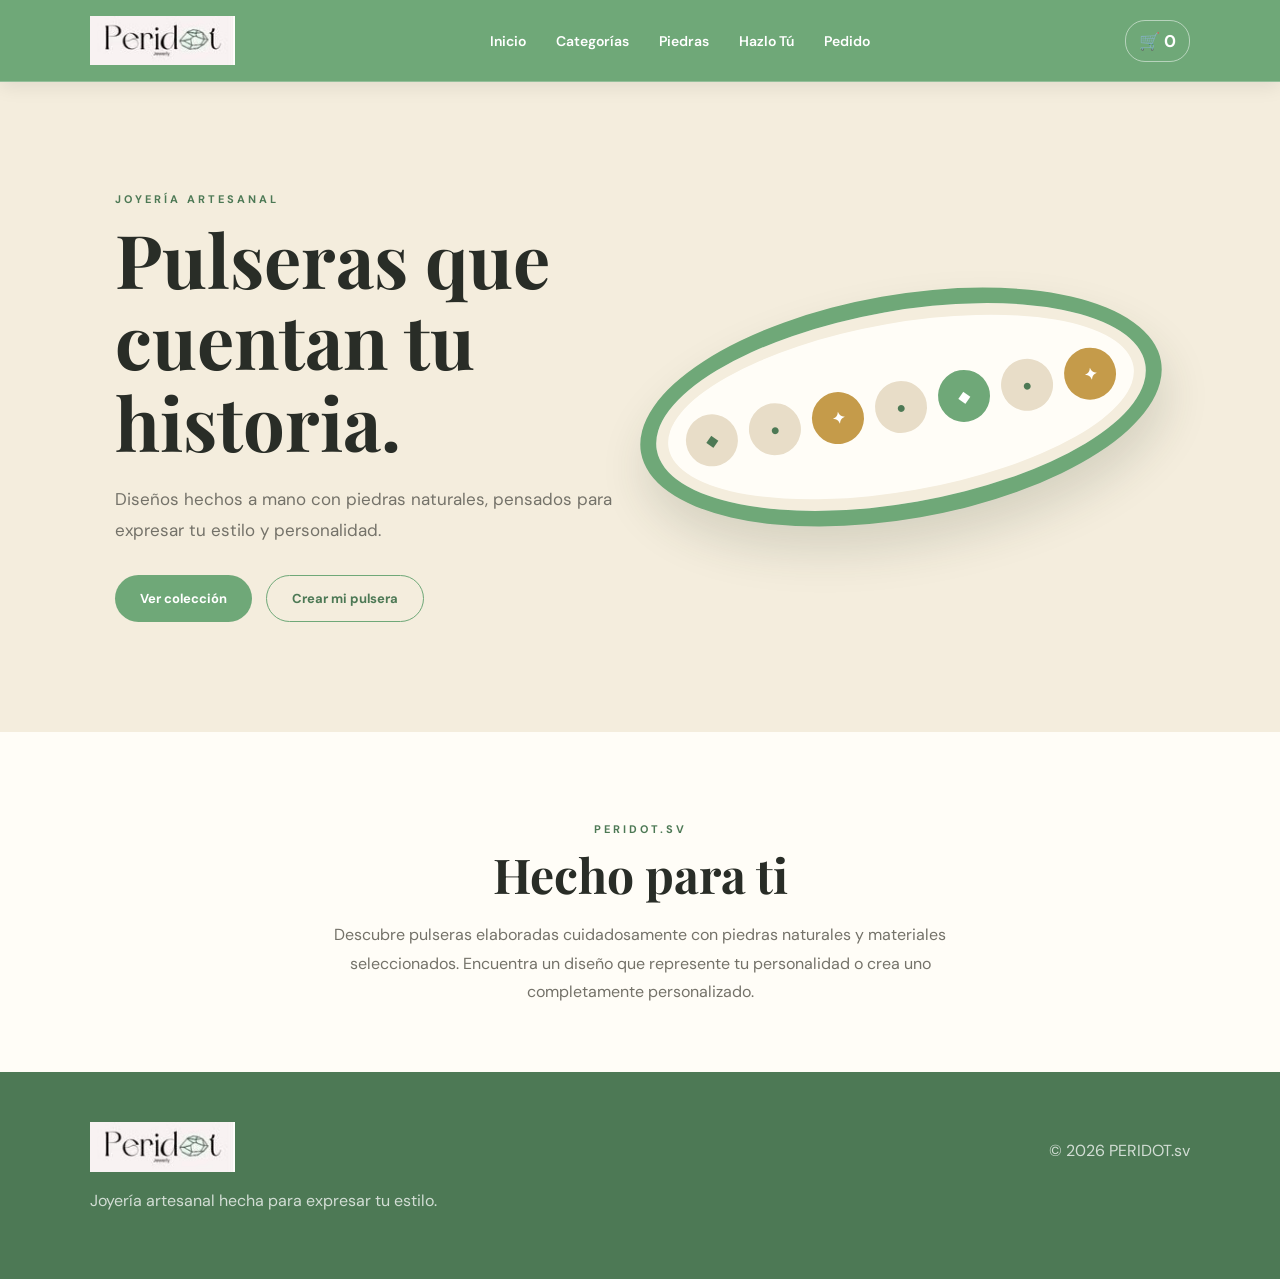
<file: peridot/index.html>
<!DOCTYPE html>
<html lang="es">
<head>
    <meta charset="UTF-8">
    <meta name="viewport" content="width=device-width, initial-scale=1.0">

    <title>PERIDOT.sv | Inicio</title>

    <link rel="stylesheet" href="styles.css">
</head>

<body>

<header class="site-header">

    <a href="index.html" class="brand">
        <img src="img/peridotlogo.jpg" alt="PERIDOT.sv">
    </a>

    <nav>
        <a href="index.html">Inicio</a>
        <a href="categorias.html">Categorías</a>
        <a href="piedras.html">Piedras</a>
        <a href="personalizar.html">Hazlo Tú</a>
        <a href="pedido.html">Pedido</a>
    </nav>

    <a href="pedido.html" class="cart-link">
        🛒 <span id="cartCount">0</span>
    </a>

</header>


<!-- =========================
     INICIO
========================= -->

<section class="hero">

    <div class="hero-content">

        <p class="eyebrow">
            JOYERÍA ARTESANAL
        </p>

        <h1>
            Pulseras que<br>
            cuentan tu historia.
        </h1>

        <p class="hero-text">
            Diseños hechos a mano con piedras naturales,
            pensados para expresar tu estilo y personalidad.
        </p>

        <div class="hero-actions">

            <a href="categorias.html" class="btn primary">
                Ver colección
            </a>

            <a href="personalizar.html" class="btn secondary">
                Crear mi pulsera
            </a>

        </div>

    </div>


    <div class="hero-art">

        <div class="bracelet-art">

            <span>◆</span>
            <span>●</span>
            <b>✦</b>
            <span>●</span>
            <i>◆</i>
            <span>●</span>
            <b>✦</b>

        </div>

    </div>

</section>


<!-- =========================
     INTRODUCCIÓN
========================= -->

<section class="intro">

    <p class="eyebrow">
        PERIDOT.SV
    </p>

    <h2>
        Hecho para ti
    </h2>

    <p>
        Descubre pulseras elaboradas cuidadosamente con
        piedras naturales y materiales seleccionados.
        Encuentra un diseño que represente tu personalidad
        o crea uno completamente personalizado.
    </p>

</section>


<!-- =========================
     FOOTER
========================= -->

<footer>

    <div>

        <div class="brand">
            <img
                src="img/peridotlogo.jpg"
                alt="PERIDOT.sv"
                width="130">
        </div>

        <p>
            Joyería artesanal hecha para expresar
            tu estilo.
        </p>

    </div>

    <div>

        <p>
            © 2026 PERIDOT.sv
        </p>

    </div>

</footer>

</body>
</html>
</file>
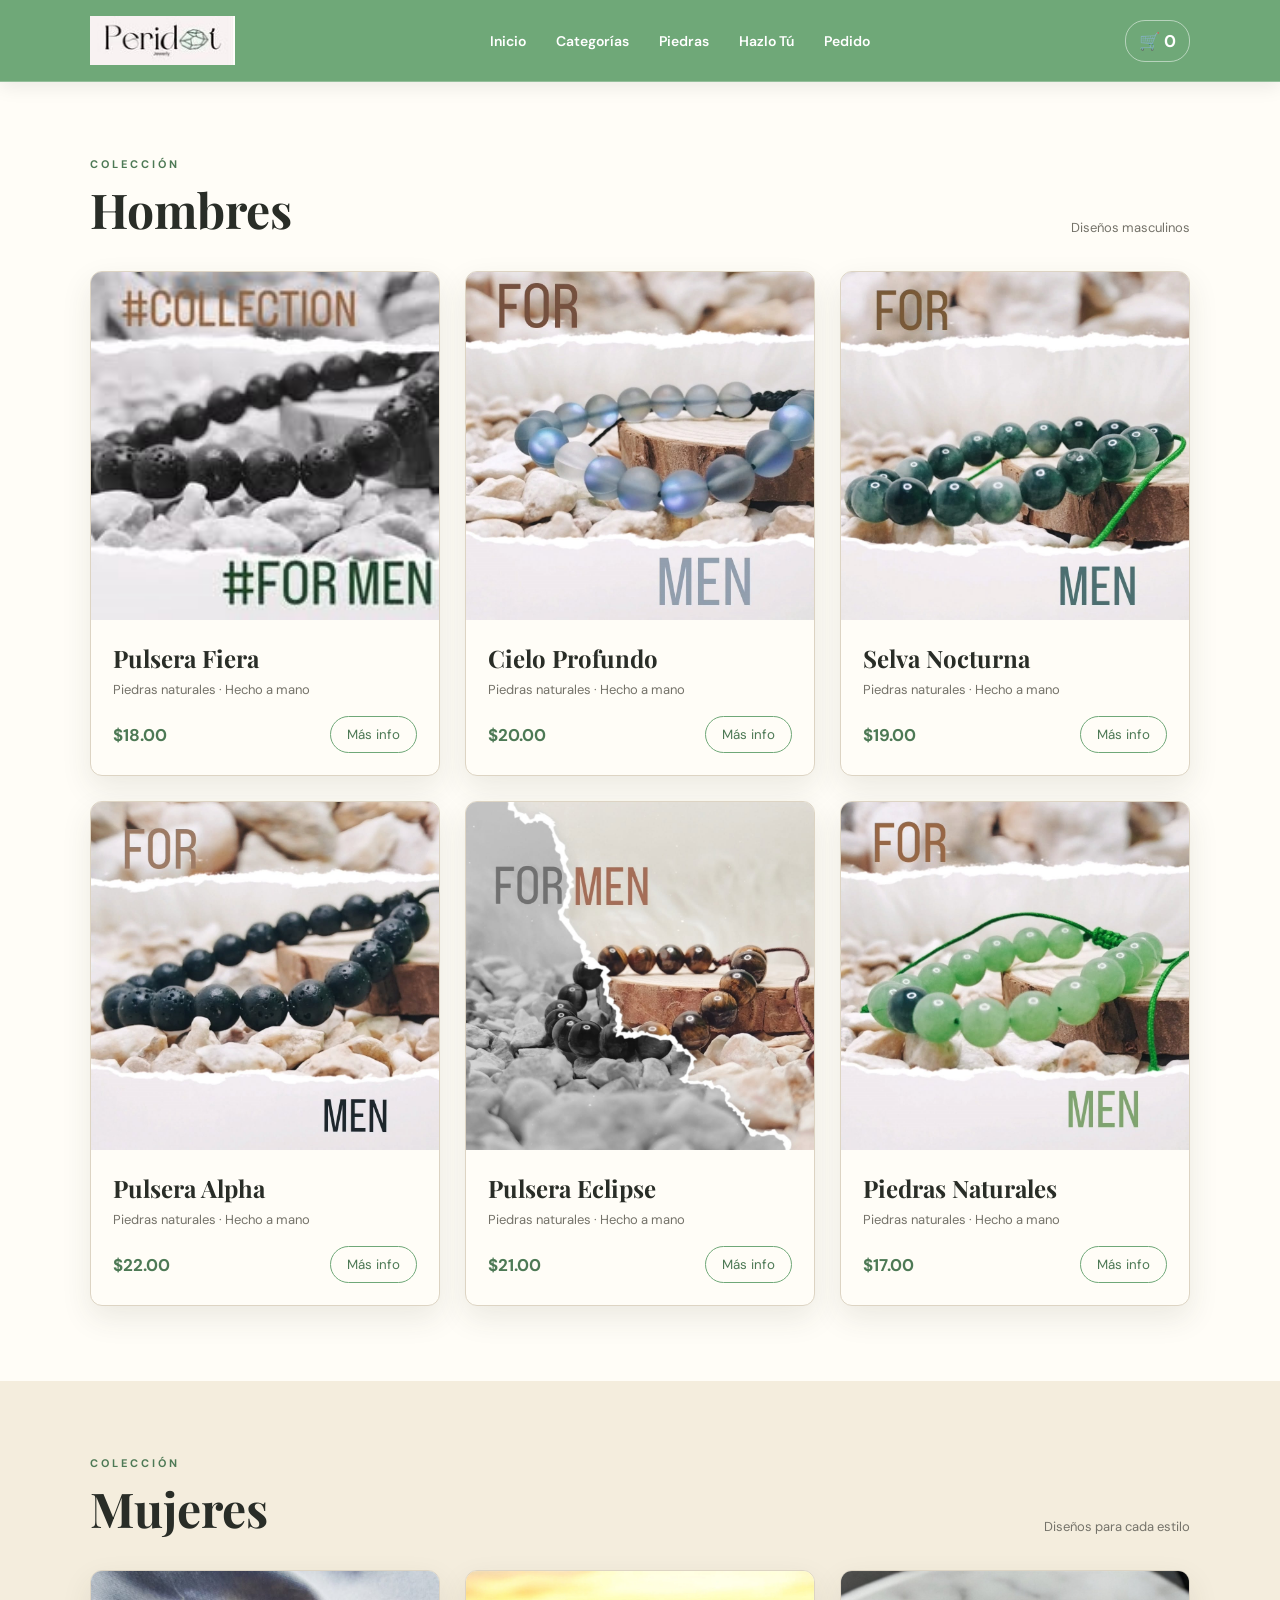
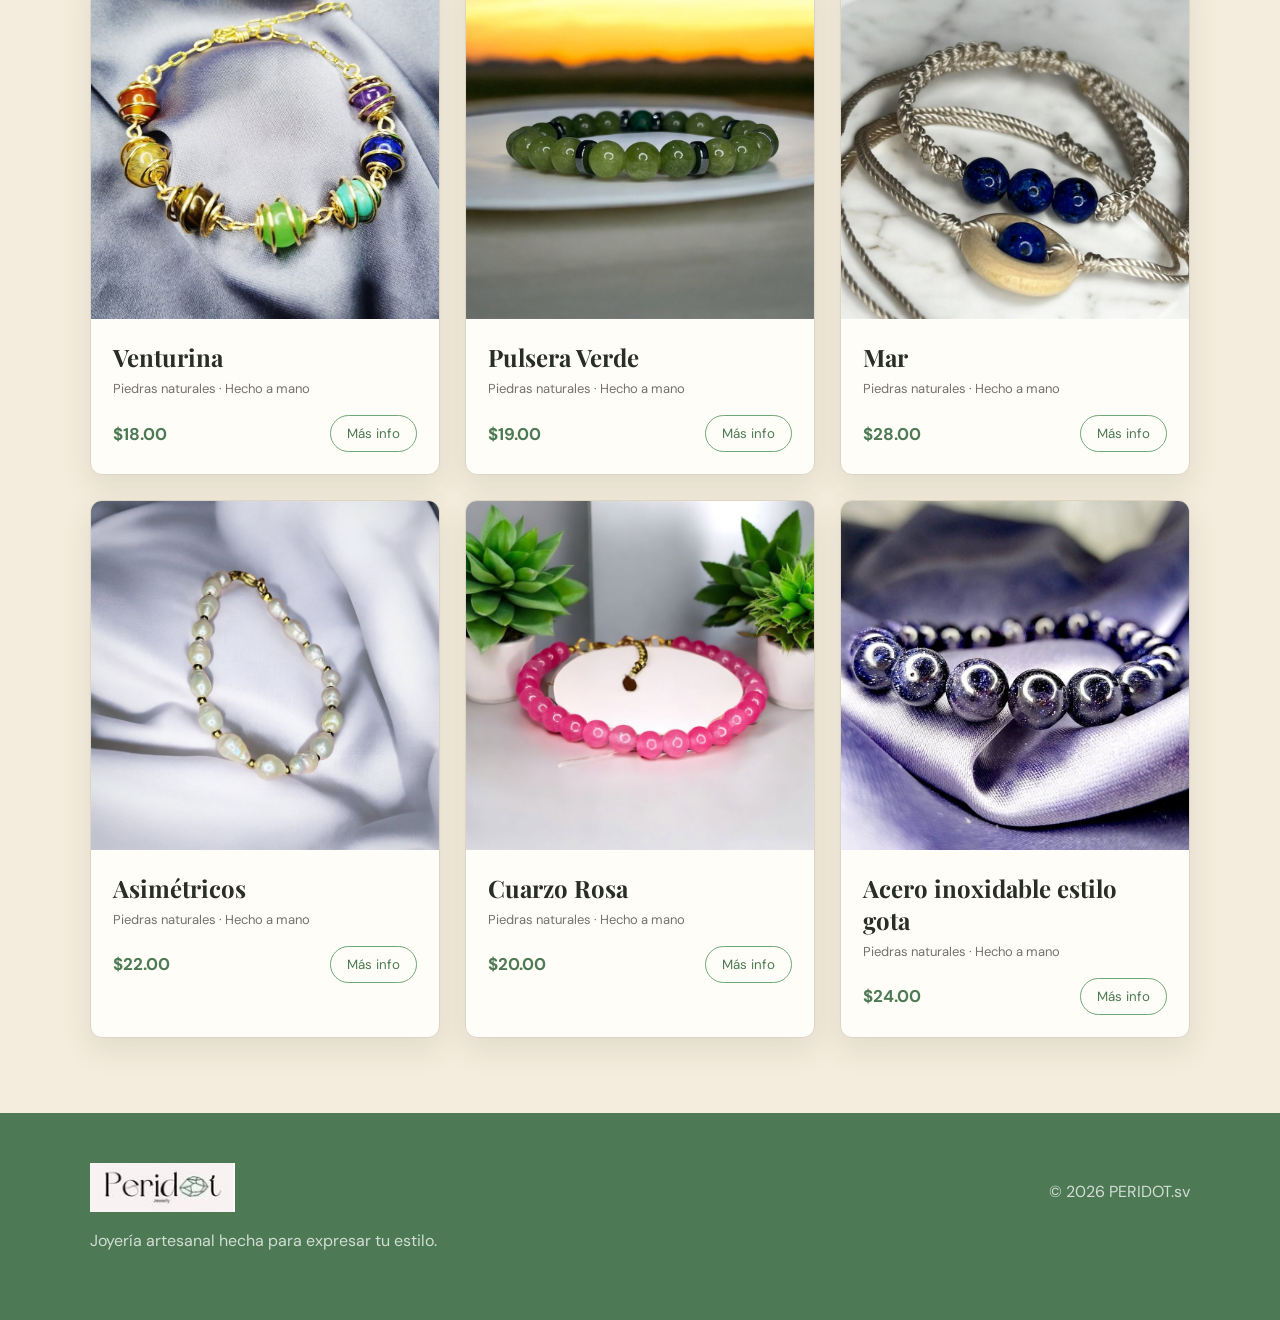
<file: peridot/categorias.html>
<!DOCTYPE html>
<html lang="es">
<head>
    <meta charset="UTF-8">
    <meta name="viewport" content="width=device-width, initial-scale=1.0">

    <title>PERIDOT.sv | Categorías</title>

    <link rel="stylesheet" href="styles.css">
</head>

<body>

<header class="site-header">

    <a href="index.html" class="brand">
        <img src="img/peridotlogo.jpg" alt="PERIDOT.sv">
    </a>

    <nav>
        <a href="index.html">Inicio</a>
        <a href="categorias.html">Categorías</a>
        <a href="piedras.html">Piedras</a>
        <a href="personalizar.html">Hazlo Tú</a>
        <a href="pedido.html">Pedido</a>
    </nav>

    <a href="pedido.html" class="cart-link">
        🛒 <span id="cartCount">0</span>
    </a>

</header>


<!-- =========================
     HOMBRES
========================= -->

<section class="catalog-section">

    <div class="section-heading">

        <div>

            <p class="eyebrow">
                COLECCIÓN
            </p>

            <h2>
                Hombres
            </h2>

        </div>

        <span>
            Diseños masculinos
        </span>

    </div>


    <div class="product-grid" id="menGrid">

        <!-- Productos cargados mediante JavaScript -->

    </div>

</section>


<!-- =========================
     MUJERES
========================= -->

<section class="catalog-section alt">

    <div class="section-heading">

        <div>

            <p class="eyebrow">
                COLECCIÓN
            </p>

            <h2>
                Mujeres
            </h2>

        </div>

        <span>
            Diseños para cada estilo
        </span>

    </div>


    <div class="product-grid" id="womenGrid">

        <!-- Productos cargados mediante JavaScript -->

    </div>

</section>


<!-- =========================
     FOOTER
========================= -->

<footer>

    <div>

        <div class="brand">
            <img
                src="img/peridotlogo.jpg"
                alt="PERIDOT.sv"
                width="130">
        </div>

        <p>
            Joyería artesanal hecha para expresar
            tu estilo.
        </p>

    </div>

    <div>

        <p>
            © 2026 PERIDOT.sv
        </p>

    </div>

</footer>


<!-- =========================
     MODAL
========================= -->

<div class="modal hidden" id="modal">

    <div class="modal-box">

        <button
            class="close"
            onclick="closeModal()">
            ×
        </button>

        <h2 id="modalTitle">
            Producto
        </h2>

        <p id="modalText">
            Información del producto.
        </p>

    </div>

</div>


<script src="js/productos.js"></script>

</body>
</html>
</file>
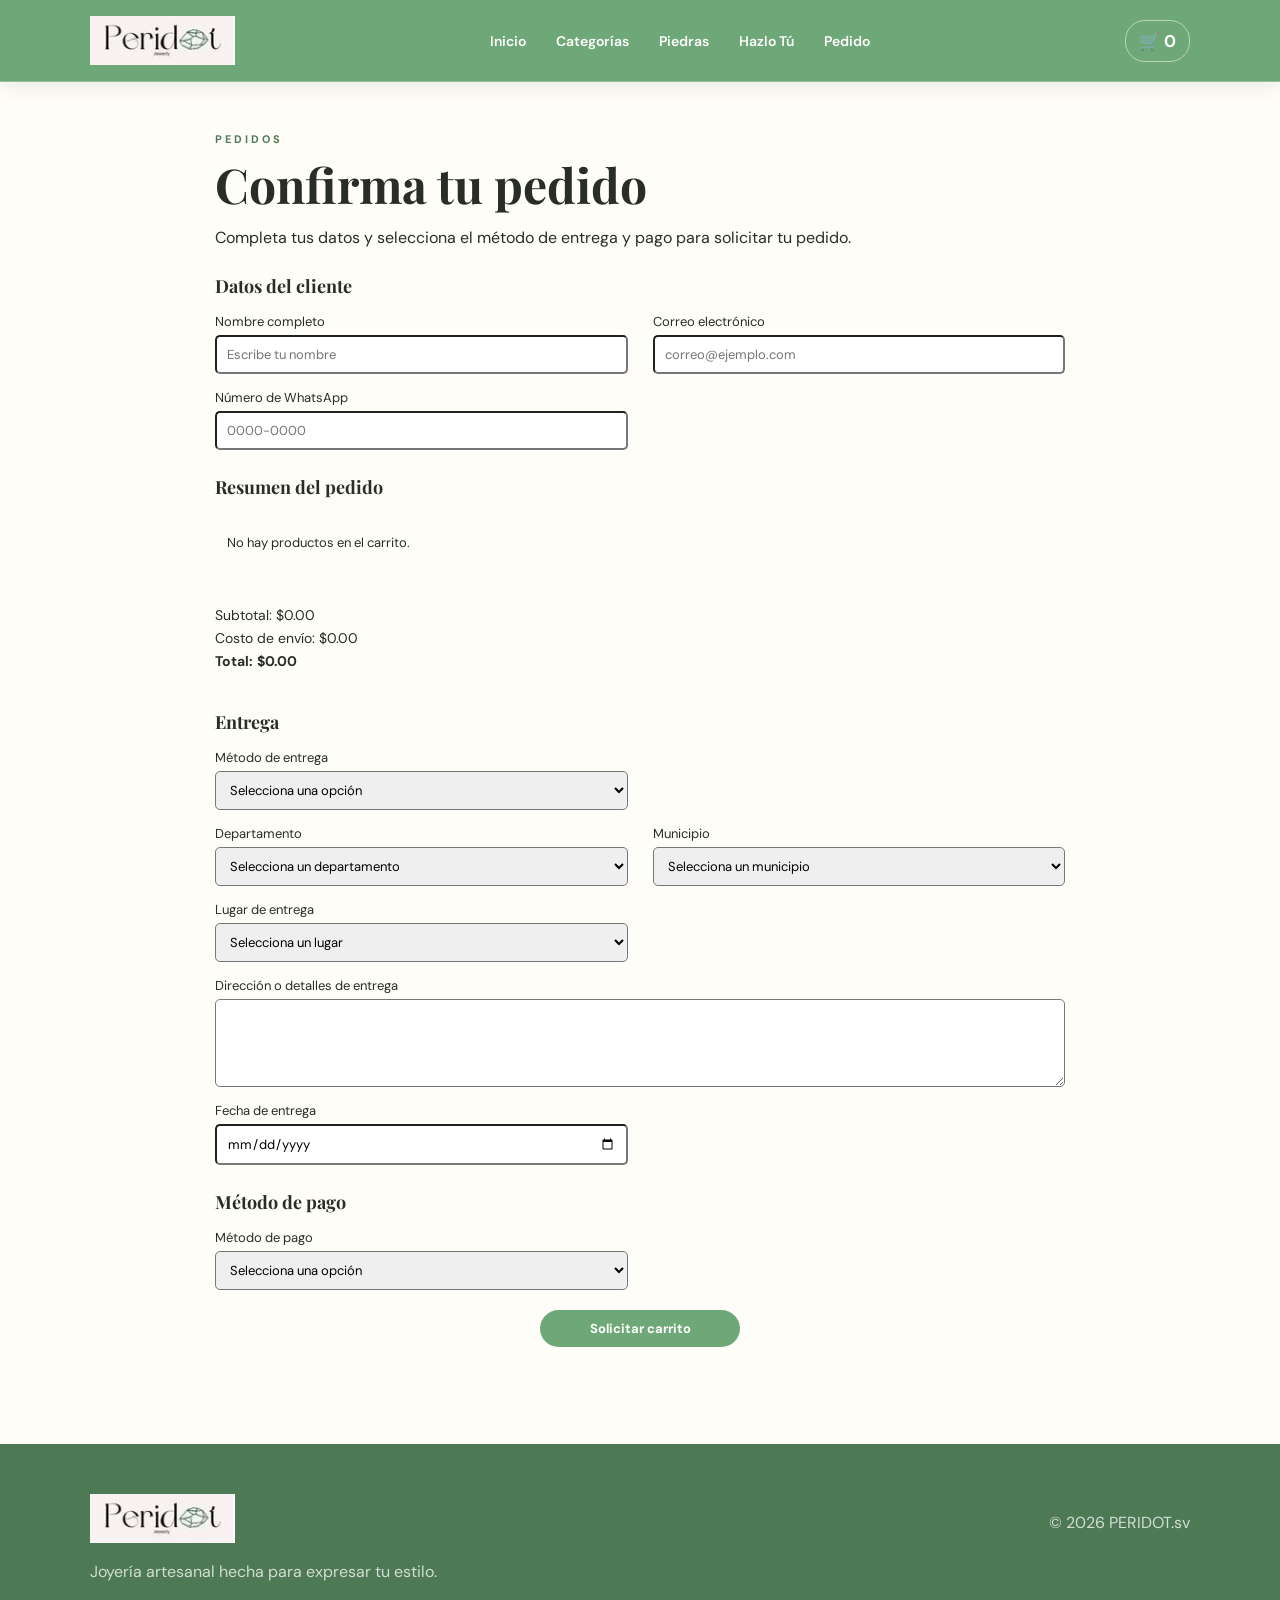
<file: peridot/pedido.html>
<!DOCTYPE html>
<html lang="es">
<head>
    <meta charset="UTF-8">
    <meta name="viewport" content="width=device-width, initial-scale=1.0">

    <title>PERIDOT.sv | Pedido</title>

    <link rel="stylesheet" href="styles.css">
</head>

<body>

<header class="site-header">

    <a href="index.html" class="brand">
        <img src="img/peridotlogo.jpg" alt="PERIDOT.sv">
    </a>

    <nav>
        <a href="index.html">Inicio</a>
        <a href="categorias.html">Categorías</a>
        <a href="piedras.html">Piedras</a>
        <a href="personalizar.html">Hazlo Tú</a>
        <a href="pedido.html">Pedido</a>
    </nav>

    <a href="pedido.html" class="cart-link">
        🛒 <span id="cartCount">0</span>
    </a>

</header>


<!-- =========================
     PEDIDO
========================= -->

<section class="form-section">

    <div class="form-card">

        <div>

            <p class="eyebrow">
                PEDIDOS
            </p>

            <h2>
                Confirma tu pedido
            </h2>

            <p>
                Completa tus datos y selecciona el método
                de entrega y pago para solicitar tu pedido.
            </p>

        </div>


        <form id="orderForm">


            <!-- DATOS DEL CLIENTE -->

            <h3>
                Datos del cliente
            </h3>


            <label>

                Nombre completo

                <input
                    type="text"
                    id="name"
                    placeholder="Escribe tu nombre"
                    required>

            </label>


            <label>

                Correo electrónico

                <input
                    type="email"
                    id="email"
                    placeholder="correo@ejemplo.com">

            </label>


            <label>

                Número de WhatsApp

                <input
                    type="tel"
                    id="phone"
                    placeholder="0000-0000"
                    required>

            </label>


            <!-- RESUMEN -->

            <h3>
                Resumen del pedido
            </h3>


            <div
                id="orderSummary"
                class="order-summary">

                <p>
                    No hay productos en el carrito.
                </p>

            </div>


            <div class="order-total">

                <p>
                    Subtotal:
                    <span id="orderSubtotal">
                        $0.00
                    </span>
                </p>

                <p>
                    Costo de envío:
                    <span id="orderShipping">
                        $0.00
                    </span>
                </p>

                <p>
                    <strong>Total:</strong>

                    <strong id="orderTotal">
                        $0.00
                    </strong>
                </p>

            </div>


            <!-- ENTREGA -->

            <h3>
                Entrega
            </h3>


            <label>

                Método de entrega

                <select
                    id="deliveryMethod"
                    required>

                    <option value="">
                        Selecciona una opción
                    </option>

                    <option value="Acuerdo Mutuo">
                        Acuerdo Mutuo
                    </option>

                    <option value="Envio">
                        Envío
                    </option>

                </select>

            </label>


            <!-- UBICACIÓN -->

            <div id="locationFields">


                <label>

                    Departamento

                    <select id="department">

                        <option value="">
                            Selecciona un departamento
                        </option>

                        <option value="Ahuachapan">
                            Ahuachapán
                        </option>

                        <option value="Cabanas">
                            Cabañas
                        </option>

                        <option value="Chalatenango">
                            Chalatenango
                        </option>

                        <option value="Cuscatlan">
                            Cuscatlán
                        </option>

                        <option value="La Libertad">
                            La Libertad
                        </option>

                        <option value="La Paz">
                            La Paz
                        </option>

                        <option value="La Union">
                            La Unión
                        </option>

                        <option value="Morazan">
                            Morazán
                        </option>

                        <option value="San Miguel">
                            San Miguel
                        </option>

                        <option value="San Salvador">
                            San Salvador
                        </option>

                        <option value="San Vicente">
                            San Vicente
                        </option>

                        <option value="Santa Ana">
                            Santa Ana
                        </option>

                        <option value="Sonsonate">
                            Sonsonate
                        </option>

                        <option value="Usulutan">
                            Usulután
                        </option>

                    </select>

                </label>


                <label>

                    Municipio

                    <select id="municipality">

                        <option value="">
                            Selecciona un municipio
                        </option>

                    </select>

                </label>


                <label id="deliveryPlaceContainer">

                    Lugar de entrega

                    <select id="deliveryPlace">

                        <option value="">
                            Selecciona un lugar
                        </option>

                    </select>

                </label>


                <label>

                    Dirección o detalles de entrega

                    <textarea
                        id="address"
                        rows="4"
                        placeholder="Indica una dirección, punto de referencia o detalles adicionales">
                    </textarea>

                </label>

            </div>


            <!-- FECHA -->

            <label>

                Fecha de entrega

                <input
                    type="date"
                    id="deliveryDate"
                    required>

            </label>


            <!-- PAGO -->

            <h3>
                Método de pago
            </h3>


            <label>

                Método de pago

                <select
                    id="paymentMethod"
                    required>

                    <option value="">
                        Selecciona una opción
                    </option>

                    <option value="Efectivo">
                        Efectivo (Entrega en fisico)
                    </option>

                    <option value="Transferencia Bancaria">
                        Transferencia Bancaria
                    </option>

                </select>

            </label>


            <!-- BOTÓN -->

            <button
                type="submit"
                class="btn primary">

                Solicitar carrito

            </button>


            <p
                class="form-message"
                id="formMessage">
            </p>


        </form>

    </div>

</section>


<!-- FOOTER -->

<footer>

    <div>

        <div class="brand">

            <img
                src="img/peridotlogo.jpg"
                alt="PERIDOT.sv"
                width="130">

        </div>

        <p>
            Joyería artesanal hecha para expresar
            tu estilo.
        </p>

    </div>


    <div>

        <p>
            © 2026 PERIDOT.sv
        </p>

    </div>

</footer>


<script src="js/pedido.js"></script>

</body>
</html>
</file>
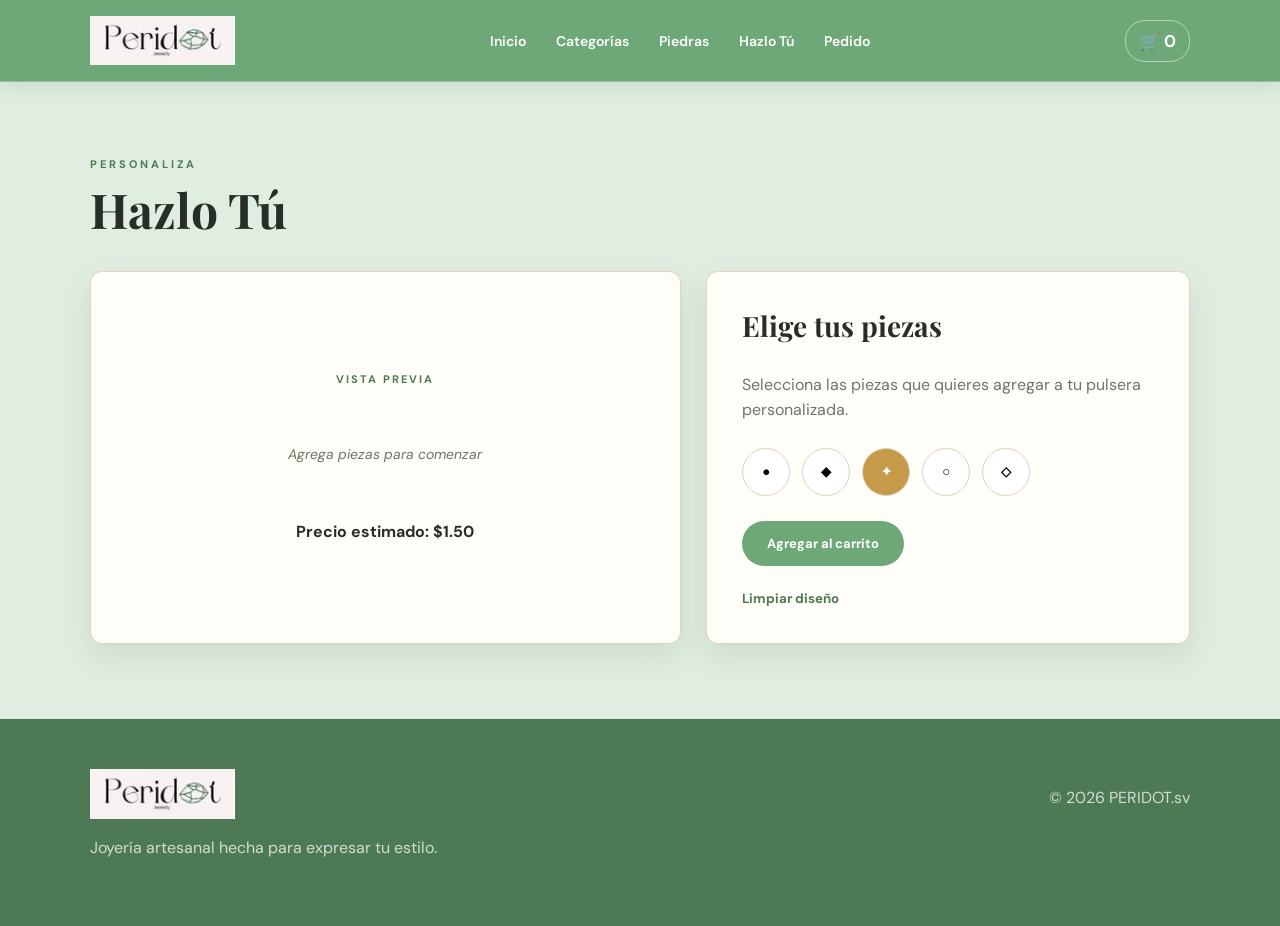
<file: peridot/personalizar.html>
<!DOCTYPE html>
<html lang="es">
<head>
    <meta charset="UTF-8">
    <meta name="viewport" content="width=device-width, initial-scale=1.0">

    <title>PERIDOT.sv | Hazlo Tú</title>

    <link rel="stylesheet" href="styles.css">
</head>

<body>

<header class="site-header">

    <a href="index.html" class="brand">
        <img src="img/peridotlogo.jpg" alt="PERIDOT.sv">
    </a>

    <nav>
        <a href="index.html">Inicio</a>
        <a href="categorias.html">Categorías</a>
        <a href="piedras.html">Piedras</a>
        <a href="personalizar.html">Hazlo Tú</a>
        <a href="pedido.html">Pedido</a>
    </nav>

    <a href="pedido.html" class="cart-link">
        🛒 <span id="cartCount">0</span>
    </a>

</header>


<!-- =========================
     PERSONALIZADOR
========================= -->

<section class="customizer-section">

    <div class="section-heading">

        <div>

            <p class="eyebrow">
                PERSONALIZA
            </p>

            <h2>
                Hazlo Tú
            </h2>

        </div>

    </div>


    <div class="customizer">


        <!-- VISTA PREVIA -->

        <div class="preview">

            <span class="preview-label">
                VISTA PREVIA
            </span>

            <div class="bracelet" id="bracelet">
            </div>

            <strong id="customPrice">
                Precio estimado: $0.00
            </strong>

        </div>


        <!-- OPCIONES -->

        <div class="beads-panel">

            <h3>
                Elige tus piezas
            </h3>

            <p>
                Selecciona las piezas que quieres agregar
                a tu pulsera personalizada.
            </p>


            <div class="beads">

                <button
                    class="bead-btn"
                    onclick="addBead('●','base')">
                    ●
                </button>

                <button
                    class="bead-btn"
                    onclick="addBead('◆','base')">
                    ◆
                </button>

                <button
                    class="bead-btn stone"
                    onclick="addBead('✦','stone')">
                    ✦
                </button>

                <button
                    class="bead-btn"
                    onclick="addBead('○','base')">
                    ○
                </button>

                <button
                    class="bead-btn"
                    onclick="addBead('◇','base')">
                    ◇
                </button>

            </div>


            <button
                class="btn primary"
                onclick="addCustom()">
                Agregar al carrito
            </button>

            <br><br>

            <button
                class="text-button"
                onclick="clearBracelet()">
                Limpiar diseño
            </button>

        </div>

    </div>

</section>


<!-- =========================
     FOOTER
========================= -->

<footer>

    <div>

        <div class="brand">
            <img
                src="img/peridotlogo.jpg"
                alt="PERIDOT.sv"
                width="130">
        </div>

        <p>
            Joyería artesanal hecha para expresar
            tu estilo.
        </p>

    </div>

    <div>

        <p>
            © 2026 PERIDOT.sv
        </p>

    </div>

</footer>


<script src="js/personalizar.js"></script>

</body>
</html>
</file>
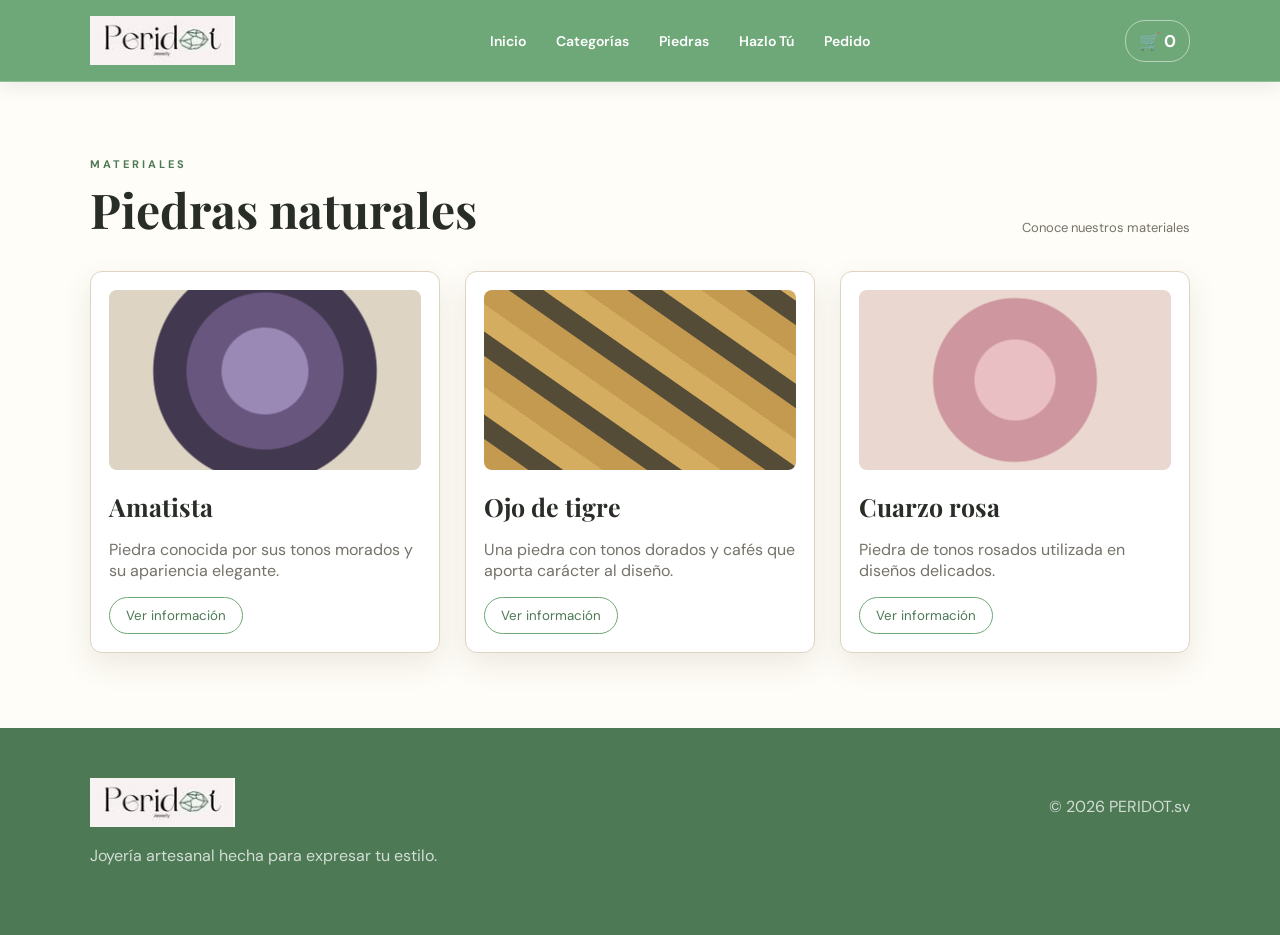
<file: peridot/piedras.html>
<!DOCTYPE html>
<html lang="es">
<head>
    <meta charset="UTF-8">
    <meta name="viewport" content="width=device-width, initial-scale=1.0">

    <title>PERIDOT.sv | Piedras</title>

    <link rel="stylesheet" href="styles.css">
</head>

<body>

<header class="site-header">

    <a href="index.html" class="brand">
        <img src="img/peridotlogo.jpg" alt="PERIDOT.sv">
    </a>

    <nav>
        <a href="index.html">Inicio</a>
        <a href="categorias.html">Categorías</a>
        <a href="piedras.html">Piedras</a>
        <a href="personalizar.html">Hazlo Tú</a>
        <a href="pedido.html">Pedido</a>
    </nav>

    <a href="pedido.html" class="cart-link">
        🛒 <span id="cartCount">0</span>
    </a>

</header>


<!-- =========================
     PIEDRAS
========================= -->

<section class="stones">

    <div class="section-heading">

        <div>

            <p class="eyebrow">
                MATERIALES
            </p>

            <h2>
                Piedras naturales
            </h2>

        </div>

        <span>
            Conoce nuestros materiales
        </span>

    </div>


    <div class="stone-grid">


        <!-- AMATISTA -->

        <article class="stone-card">

            <div class="stone-img amethyst"></div>

            <h3>
                Amatista
            </h3>

            <p>
                Piedra conocida por sus tonos morados
                y su apariencia elegante.
            </p>

            <button onclick="showStone('Amatista')">
                Ver información
            </button>

        </article>


        <!-- OJO DE TIGRE -->

        <article class="stone-card">

            <div class="stone-img tiger"></div>

            <h3>
                Ojo de tigre
            </h3>

            <p>
                Una piedra con tonos dorados y
                cafés que aporta carácter al diseño.
            </p>

            <button onclick="showStone('Ojo de tigre')">
                Ver información
            </button>

        </article>


        <!-- CUARZO ROSA -->

        <article class="stone-card">

            <div class="stone-img rose"></div>

            <h3>
                Cuarzo rosa
            </h3>

            <p>
                Piedra de tonos rosados utilizada
                en diseños delicados.
            </p>

            <button onclick="showStone('Cuarzo rosa')">
                Ver información
            </button>

        </article>


    </div>

</section>


<!-- =========================
     FOOTER
========================= -->

<footer>

    <div>

        <div class="brand">

            <img
                src="img/peridotlogo.jpg"
                alt="PERIDOT.sv"
                width="130">

        </div>

        <p>
            Joyería artesanal hecha para expresar
            tu estilo.
        </p>

    </div>

    <div>

        <p>
            © 2026 PERIDOT.sv
        </p>

    </div>

</footer>


<!-- =========================
     MODAL
========================= -->

<div class="modal hidden" id="modal">

    <div class="modal-box">

        <button
            class="close"
            onclick="closeModal()">
            ×
        </button>

        <h2 id="modalTitle">
            Piedra
        </h2>

        <p id="modalText">
            Información de la piedra.
        </p>

    </div>

</div>


<script src="js/piedras.js"></script>

</body>
</html>
</file>
<file: peridot/styles.css>
@import url('https://fonts.googleapis.com/css2?family=DM+Sans:wght@400;500;600;700&family=Playfair+Display:wght@500;600;700&display=swap');

:root {
    --green: #6fa878;
    --green-dark: #4d7955;
    --green-light: #dfeee0;

    --cream: #f4eddd;
    --cream-light: #fffdf7;
    --beige: #e8ddc8;

    --gold: #c59b4a;

    --text: #292d27;
    --text-light: #747269;

    --border: #ddd4c3;

    --shadow:
        0 12px 30px rgba(55, 55, 40, 0.10);
}


/* =========================
   GENERAL
========================= */

* {
    box-sizing: border-box;
}

html {
    scroll-behavior: smooth;
}

body {
    margin: 0;
    background: var(--cream-light);
    color: var(--text);
    font-family: 'DM Sans', sans-serif;
}

a {
    text-decoration: none;
    color: inherit;
}

button,
input,
textarea,
select {
    font-family: inherit;
}


/* =========================
   HEADER
========================= */

.site-header {
    position: sticky;
    top: 0;
    z-index: 100;

    min-height: 82px;

    padding: 12px 7%;

    display: flex;
    align-items: center;

    gap: 35px;

    background: var(--green);

    border-bottom:
        1px solid rgba(255,255,255,0.25);

    box-shadow:
        0 5px 18px rgba(0,0,0,0.08);
}

.brand {
    display: flex;
    align-items: center;

    white-space: nowrap;
}

.brand img {
    width: 145px;
    height: auto;

    display: block;
}


nav {
    flex: 1;

    display: flex;
    justify-content: center;
    align-items: center;

    gap: 30px;

    color: white;

    font-size: 14px;
    font-weight: 600;
}

nav a {
    position: relative;

    padding: 8px 0;
}

nav a::after {
    content: "";

    position: absolute;

    left: 0;
    bottom: 0;

    width: 0;
    height: 2px;

    background: white;

    transition: 0.25s;
}

nav a:hover::after {
    width: 100%;
}

.cart-link {
    color: white;

    font-size: 17px;
    font-weight: 700;

    padding: 9px 13px;

    border:
        1px solid rgba(255,255,255,0.5);

    border-radius: 20px;
}


/* =========================
   TITULOS
========================= */

.eyebrow {
    margin: 0 0 12px;

    color: var(--green-dark);

    font-size: 11px;

    font-weight: 700;

    letter-spacing: 3px;
}

h1,
h2,
h3 {
    font-family: 'Playfair Display', serif;
}

h1,
h2 {
    margin: 0;

    line-height: 1.1;
}

h1 {
    font-size: clamp(44px, 6vw, 74px);
}

h2 {
    font-size: clamp(32px, 4vw, 48px);
}


/* =========================
   HERO
========================= */

.hero {
    min-height: 650px;

    padding: 80px 9%;

    display: grid;

    grid-template-columns:
        1fr 1fr;

    align-items: center;

    background: var(--cream);
}

.hero-text {
    max-width: 550px;

    margin-top: 22px;

    font-size: 17px;

    line-height: 1.8;

    color: var(--text-light);
}

.hero-actions {
    display: flex;

    flex-wrap: wrap;

    gap: 14px;

    margin-top: 30px;
}


/* =========================
   BOTONES
========================= */

.btn {
    display: inline-flex;

    justify-content: center;
    align-items: center;

    padding: 14px 25px;

    border: none;

    border-radius: 30px;

    font-size: 13px;

    font-weight: 700;

    cursor: pointer;

    transition: 0.2s;
}

.btn:hover {
    transform: translateY(-2px);
}

.primary {
    background: var(--green);

    color: white;
}

.primary:hover {
    background: var(--green-dark);
}

.secondary {
    background: transparent;

    color: var(--green-dark);

    border:
        1px solid var(--green);
}

.secondary:hover {
    background: var(--green-light);
}


/* =========================
   HERO PULSERA
========================= */

.hero-art {
    min-height: 380px;

    display: flex;

    justify-content: center;
    align-items: center;
}

.bracelet-art {
    display: flex;

    align-items: center;

    gap: 12px;

    padding: 70px 30px;

    border:
        16px solid var(--green);

    border-radius: 50%;

    transform: rotate(-10deg);

    background: var(--cream-light);

    box-shadow:
        inset 0 0 0 12px var(--cream),
        0 25px 45px rgba(50,60,40,0.15);
}

.bracelet-art span,
.bracelet-art b,
.bracelet-art i {
    width: 52px;
    height: 52px;

    display: grid;

    place-items: center;

    border-radius: 50%;

    background: var(--beige);

    color: var(--green-dark);

    font-style: normal;
}

.bracelet-art b {
    background: var(--gold);

    color: white;
}

.bracelet-art i {
    background: var(--green);

    color: white;
}


/* =========================
   INTRO
========================= */

.intro {
    padding: 90px 8% 65px;

    text-align: center;
}

.intro > p:last-child {
    max-width: 650px;

    margin: 20px auto 0;

    line-height: 1.8;

    color: var(--text-light);
}


/* =========================
   SECCIONES
========================= */

.catalog-section,
.stones,
.customizer-section {
    padding: 75px 7%;
}

.catalog-section.alt {
    background: var(--cream);
}

.section-heading {
    display: flex;

    justify-content: space-between;
    align-items: end;

    gap: 25px;

    margin-bottom: 35px;
}

.section-heading > span {
    color: var(--text-light);

    font-size: 13px;
}


/* =========================
   PRODUCTOS
========================= */

.product-grid {
    display: grid;

    grid-template-columns:
        repeat(3, 1fr);

    gap: 25px;
}

.product {
    overflow: hidden;

    background: var(--cream-light);

    border:
        1px solid var(--border);

    border-radius: 12px;

    box-shadow: var(--shadow);

    transition: 0.25s;
}

.product:hover {
    transform: translateY(-7px);

    box-shadow:
        0 18px 38px rgba(55,55,40,0.15);
}


/* IMAGEN DE LA PULSERA */

.product-image {
    width: 100%;
    aspect-ratio: 1 / 1;
    display: grid;
    place-items: center;
    background: #e8e1d1;
    overflow: hidden;
}

.product-image img {
    width: 100%;
    height: 100%;
    object-fit: cover;
    display: block;
}

.product-image img {
    width: 100%;
    height: 100%;

    display: block;

    object-fit: cover;

    transition: transform 0.35s;
}

.product:hover .product-image img {
    transform: scale(1.04);
}


/* INFORMACION */

.product-info {
    padding: 22px;
}

.product-info h3 {
    margin: 0 0 7px;

    font-size: 24px;
}

.product-info p {
    margin: 0 0 18px;

    color: var(--text-light);

    font-size: 13px;
}

.product-row {
    display: flex;

    justify-content: space-between;

    align-items: center;

    gap: 15px;
}

.price {
    color: var(--green-dark);

    font-size: 17px;

    font-weight: 700;
}

.product button,
.stone-card button {
    padding: 9px 16px;

    background: transparent;

    color: var(--green-dark);

    border:
        1px solid var(--green);

    border-radius: 20px;

    cursor: pointer;

    transition: 0.2s;
}

.product button:hover,
.stone-card button:hover {
    background: var(--green);

    color: white;
}


/* =========================
   PIEDRAS
========================= */

.stone-grid {
    display: grid;

    grid-template-columns:
        repeat(3, 1fr);

    gap: 25px;
}

.stone-card {
    padding: 18px;

    background: white;

    border:
        1px solid var(--border);

    border-radius: 12px;

    box-shadow: var(--shadow);
}

.stone-img {
    height: 180px;

    margin-bottom: 20px;

    border-radius: 8px;
}

.stone-card h3 {
    margin: 0;

    font-size: 25px;
}

.stone-card p {
    color: var(--text-light);

}


/* Piedras */

.amethyst {
    background:
        radial-gradient(
            circle at 50% 45%,
            #9a88b5 0 23%,
            #68567f 24% 42%,
            #423850 43% 60%,
            #ddd4c3 61%
        );
}

.tiger {
    background:
        repeating-linear-gradient(
            35deg,
            #c49a50 0 25px,
            #554c37 26px 45px,
            #d5ad61 46px 68px
        );
}

.rose {
    background:
        radial-gradient(
            circle,
            #e9bfc3 0 22%,
            #ce969e 23% 45%,
            #ead8d0 46% 100%
        );
}


/* =========================
   PERSONALIZADOR
========================= */

.customizer-section {
    background: var(--green-light);
}

.customizer {
    display: grid;

    grid-template-columns:
        1.1fr 0.9fr;

    gap: 25px;
}

.preview,
.beads-panel {
    padding: 35px;

    background: var(--cream-light);

    border:
        1px solid var(--border);

    border-radius: 12px;

    box-shadow: var(--shadow);
}

.preview {
    min-height: 340px;

    display: flex;

    flex-direction: column;

    justify-content: center;

    align-items: center;

    text-align: center;
}

.preview-label {
    color: var(--green-dark);

    font-size: 11px;

    font-weight: 700;

    letter-spacing: 2px;
}

.bracelet {
    position: relative;

    width: min(100%, 600px);

    min-height: 105px;

    display: flex;

    justify-content: center;

    align-items: center;

    gap: 10px;

    margin: 15px 0;
}

.bracelet:has(.empty-bracelet)::before {
    display: none;
}

.bracelet:has(.empty-bracelet) {
    border: none;
    background: none;
}

.bracelet::before {
    content: "";

    position: absolute;

    left: 7%;
    right: 7%;

    height: 7px;

    background: var(--green);

    border-radius: 10px;
}

.custom-bead {
    position: relative;

    z-index: 2;

    width: 55px;
    height: 55px;

    display: grid;

    place-items: center;

    border-radius: 50%;

    background: var(--cream-light);

    border:
        4px solid var(--green);

    font-weight: 700;

    box-shadow:
        0 5px 10px rgba(0,0,0,0.08);
}

.custom-bead.stone {
    background: var(--gold);

    color: white;
}

.beads-panel h3 {
    margin-top: 0;

    font-size: 28px;
}

.beads-panel p {
    color: var(--text-light);

    line-height: 1.6;
}

.beads {
    display: flex;

    flex-wrap: wrap;

    gap: 12px;

    margin: 25px 0;
}

.bead-btn {
    width: 48px;
    height: 48px;

    border:
        1px solid var(--border);

    border-radius: 50%;

    background: white;

    cursor: pointer;

    font-weight: 700;

    transition: 0.2s;
}

.bead-btn:hover {
    transform: scale(1.08);

    border-color: var(--green);

    background: var(--green-light);
}

.bead-btn.stone {
    background: var(--gold);

    color: white;
}

.text-button {
    padding: 0;

    border: none;

    background: none;

    color: var(--green-dark);

    font-weight: 700;

    cursor: pointer;
}

.empty-bracelet {
    color: var(--text-light);
    font-size: 14px;
    font-style: italic;
}


/* =========================
   FORMULARIO DE PEDIDO
========================= */

.form-section {
    padding: 50px 30px;
}

.form-card {
    max-width: 850px;
    margin: 0 auto;
}

#pedido {
    margin: 40px auto;
    padding: 0 30px;
    max-width: 1000px;
}

#pedido .form-card {
    max-width: 900px;
    margin: 0 auto;
    padding: 30px;
}

/* Formulario en dos columnas */
#orderForm {
    display: grid;
    grid-template-columns: repeat(2, 1fr);
    gap: 15px 25px;
}

/* Títulos ocupan las dos columnas */
#orderForm h3 {
    grid-column: 1 / -1;
    margin: 10px 0 0;
    font-size: 18px;
}

/* Campos */
#orderForm label {
    display: flex;
    flex-direction: column;
    gap: 5px;
    font-size: 13px;
}

/* Inputs, selects y textareas */
#orderForm input,
#orderForm select,
#orderForm textarea {
    width: 100%;
    box-sizing: border-box;
    padding: 9px 10px;
    font-size: 13px;
    border-radius: 5px;
}

/* Elementos que deben ocupar todo el ancho */
#orderForm #orderSummary,
#orderForm .order-total,
#orderForm #locationFields,
#orderForm #message,
#orderForm button,
#orderForm #formMessage {
    grid-column: 1 / -1;
}

/* Ubicación también en dos columnas */
#locationFields {
    display: grid;
    grid-template-columns: repeat(2, 1fr);
    gap: 15px 25px;
}

/* La dirección ocupa todo el ancho */
#locationFields label:last-child {
    grid-column: 1 / -1;
}

/* Resumen */
#orderSummary {
    padding: 12px;
    margin-top: -5px;
    font-size: 13px;
}

/* Totales */
.order-total {
    padding: 10px 0;
    font-size: 14px;
}

.order-total p {
    margin: 5px 0;
}

/* Textareas más compactos */
#orderForm textarea {
    min-height: 70px;
    resize: vertical;
}

/* Botón */
#orderForm button {
    width: 200px;
    margin: 5px auto 0;
    padding: 10px 20px;
}

/* =========================
   PANTALLAS PEQUEÑAS
========================= */

@media (max-width: 700px) {

    #pedido {
        padding: 30px 15px;
    }

    #pedido .form-card {
        padding: 20px;
    }

    #orderForm {
        grid-template-columns: 1fr;
        gap: 12px;
    }

    #orderForm h3,
    #orderForm #orderSummary,
    #orderForm .order-total,
    #orderForm #locationFields,
    #orderForm #message,
    #orderForm button,
    #orderForm #formMessage {
        grid-column: 1;
    }

    #locationFields {
        grid-template-columns: 1fr;
        gap: 12px;
    }

    #locationFields label:last-child {
        grid-column: 1;
    }

    @media (max-width: 600px) {
        .form-section {
            padding: 30px 15px;
        }
    }
}

/* =========================
   FOOTER
========================= */

footer {
    padding: 50px 7%;

    display: flex;

    justify-content: space-between;

    gap: 30px;

    background: var(--green-dark);

    color: white;
}

footer .brand {
    font-size: 21px;
}

footer p {
    color: rgba(255,255,255,0.75);

    line-height: 1.6;
}


/* =========================
   MODAL
========================= */

.modal {
    position: fixed;

    inset: 0;

    z-index: 200;

    display: grid;

    place-items: center;

    padding: 20px;

    background:
        rgba(20,25,20,0.65);
}

.modal.hidden {
    display: none;
}

.modal-box {
    position: relative;

    width: min(480px, 100%);

    padding: 40px;

    background: var(--cream-light);

    border-radius: 12px;

    box-shadow:
        0 25px 60px rgba(0,0,0,0.25);
}

.modal-box h2 {
    margin-bottom: 15px;
}

.modal-box p {
    line-height: 1.7;

    color: var(--text-light);
}

.close {
    position: absolute;

    top: 10px;
    right: 15px;

    border: none;

    background: transparent;

    font-size: 30px;

    cursor: pointer;
}


/* =========================
   TABLET
========================= */

@media (max-width: 900px) {

    .site-header {
        flex-wrap: wrap;
    }

    nav {
        order: 3;

        width: 100%;

        overflow-x: auto;

        justify-content: flex-start;

        padding-bottom: 4px;
    }

    .hero {
        grid-template-columns: 1fr;

        text-align: center;
    }

    .hero-text {
        margin-left: auto;
        margin-right: auto;
    }

    .hero-actions {
        justify-content: center;
    }

    .hero-art {
        min-height: 300px;
    }

    .customizer,
    .form-card {
        grid-template-columns: 1fr;
    }

    .product-grid,
    .stone-grid {
        grid-template-columns:
            repeat(2, 1fr);
    }

    .section-heading {
        align-items: flex-start;

        flex-direction: column;
    }
}


/* =========================
   CELULAR
========================= */

@media (max-width: 550px) {

    .site-header {
        padding: 12px 5%;
    }

    .brand img {
        width: 120px;
    }

    nav {
        gap: 20px;

        font-size: 13px;
    }

    .hero {
        padding: 60px 6%;
    }

    h1 {
        font-size: 43px;
    }

    .hero-art {
        overflow: hidden;
    }

    .bracelet-art {
        transform:
            scale(0.65)
            rotate(-10deg);
    }

    .catalog-section,
    .stones,
    .customizer-section {
        padding: 55px 5%;
    }

    .product-grid,
    .stone-grid {
        grid-template-columns: 1fr;
    }

    .form-section {
        padding: 60px 5%;
    }

    .form-card {
        padding: 28px 20px;
    }

    footer {
        flex-direction: column;

        padding: 40px 5%;
    }
}

.bracelet .empty-bracelet {
    position: absolute;
    left: 50%;
    top: 50%;
    transform: translate(-50%, -50%);

    color: var(--text-light);
    font-size: 14px;
    font-style: italic;
    white-space: nowrap;

    z-index: 2;
}
</file>
